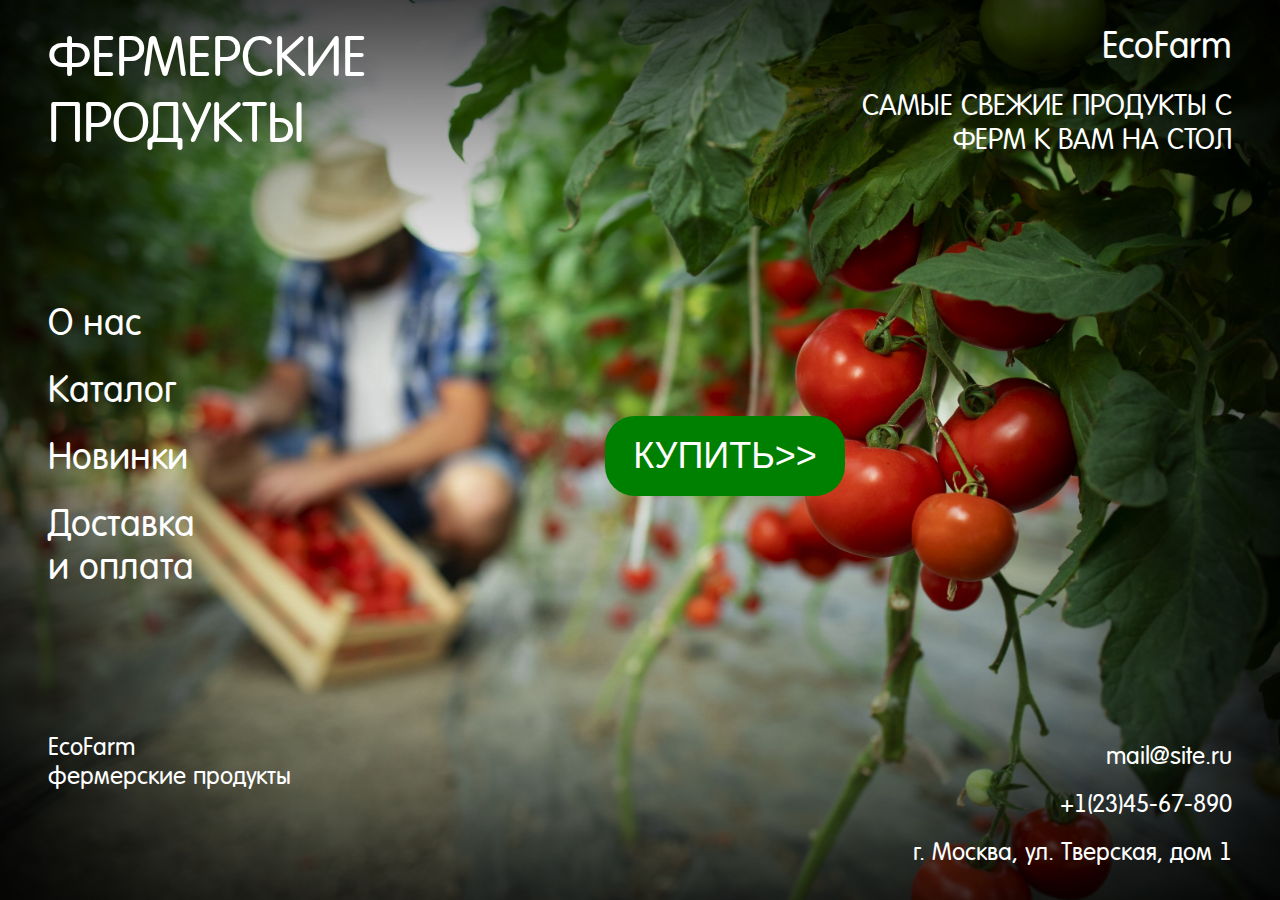
<file: index.html>
<!DOCTYPE html>
<html lang="en">

<head>
    <meta charset="UTF-8">
    <meta http-equiv="X-UA-Compatible" content="IE=edge">
    <meta name="viewport" content="width=device-width, initial-scale=1.0">
    <title>Фермерские продукты "EcoFarm"</title>
    <script src="https://yastatic.net/share2/share.js"></script>
    <link rel="stylesheet" href="./fonts.css" type="text/css">
    <link rel="stylesheet" href="./index.css" type="text/css">
    <link rel="shortcut icon" href="tomato.ico" type="image/x-icon">
</head>

<body>
    <header class="header">
        <h1 class="title">Фермерские продукты</h1>
        <div class="logo">
            <h2 class="logo-name">EcoFarm</h2>
            <h3 class="description">Самые свежие продукты с ферм к вам на стол</h3>
        </div>
    </header>
    <main>
        <nav class="links">
            <ul>
                <li><a href="./about.html">О нас</a></li>
                <li><a href="./catalog.html">Каталог</a></li>
                <li><a href="./news.html">Новинки</a></li>
                <li><a href="./delivery.html">Доставка и оплата</a></li>
            </ul>
        </nav>
        <button class="button-buy">
            <a href="./catalog.html">Купить>></a>
        </button>
    </main>
    <footer>
        <div class="footer-left">
            <div>EcoFarm</div>            
            <div>фермерские продукты</div>            
            <div class="ya-share2" data-curtain data-size="l" data-shape="round" data-color-scheme="whiteblack" data-services="vkontakte,odnoklassniki,telegram,twitter"></div>
        </div>
        <div class="footer-right">
            <div><a href="mailto:mail@site.ru">mail@site.ru</a></div>
            <div><a type="tel:+1234567890">+1(23)45-67-890</a></div>
            <div>г. Москва, ул. Тверская, дом 1</div>
        </div>
    </footer>
</body>

</html>
</file>
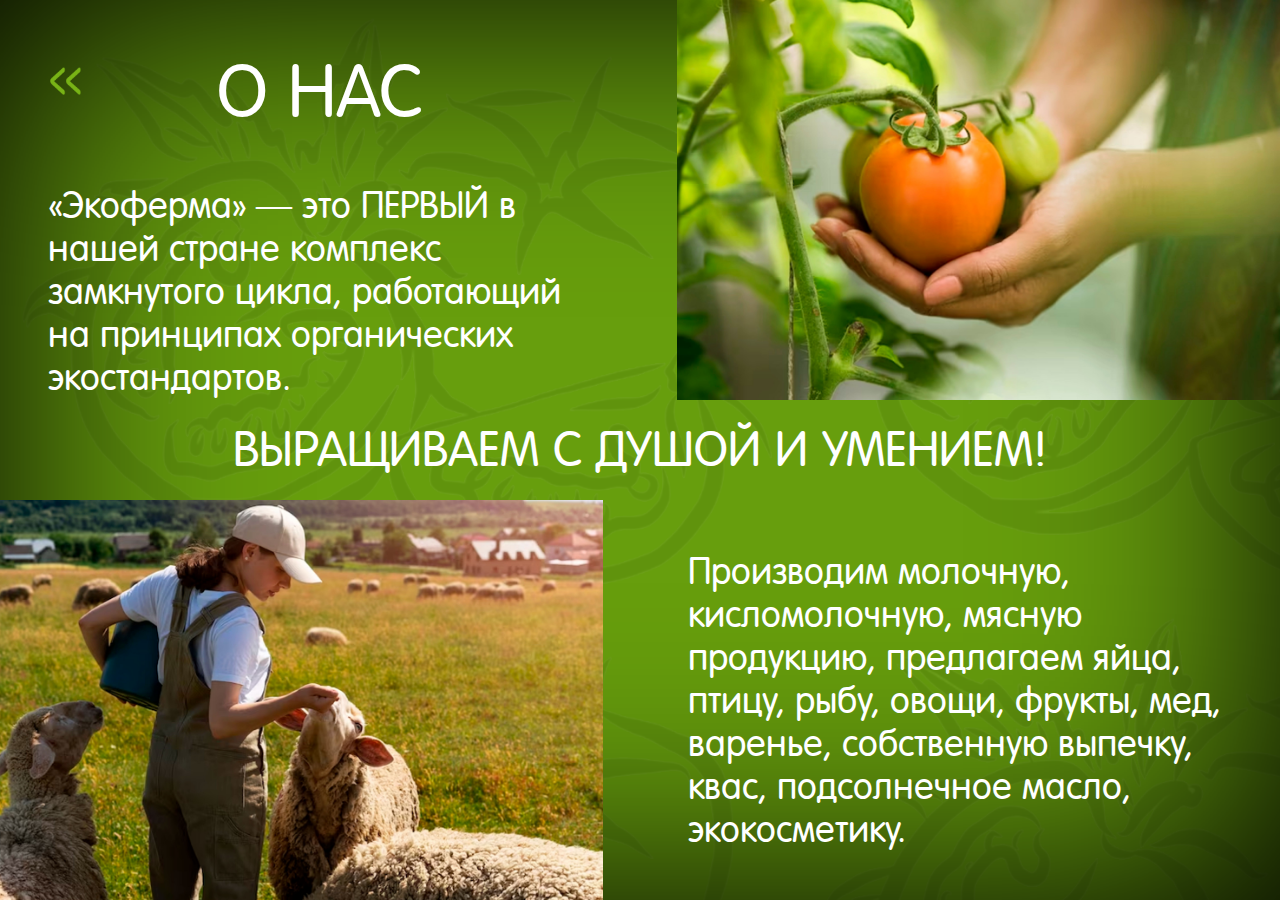
<file: about.html>
<!DOCTYPE html>
<html lang="en">
<head>
    <meta charset="UTF-8">
    <meta http-equiv="X-UA-Compatible" content="IE=edge">
    <meta name="viewport" content="width=device-width, initial-scale=1.0">
    <title>О нас - EcoFarm</title>
    <link rel="stylesheet" href="./fonts.css" type="text/css">
    <link rel="stylesheet" href="./about.css" type="text/css">
    <link rel="shortcut icon" href="tomato.ico" type="image/x-icon">
</head>
<body>
    <div class="bg-pattern">
        <a class="back-button" href="./index.html"></a>
        <div class="top-left">
            <h1>О нас</h1>
            <div class="content">«Экоферма» — это ПЕРВЫЙ в нашей стране комплекс замкнутого цикла, работающий на принципах органических экостандартов.</div>
        </div>
        <img class="about-img about-img-1" src="./pics/about-1.jpg" alt="О нас">
        <h2>Выращиваем с душой и умением!</h2>
        <div class="content">Производим молочную, кисломолочную, мясную продукцию, предлагаем яйца, птицу, рыбу, овощи, фрукты, мед, варенье, собственную выпечку, квас, подсолнечное масло, экокосметику.</div>
        <img class="about-img about-img-2" src="./pics/about-2.jpg" alt="Выращиваем с душой и умением">
    </div>
</body>
</html>
</file>
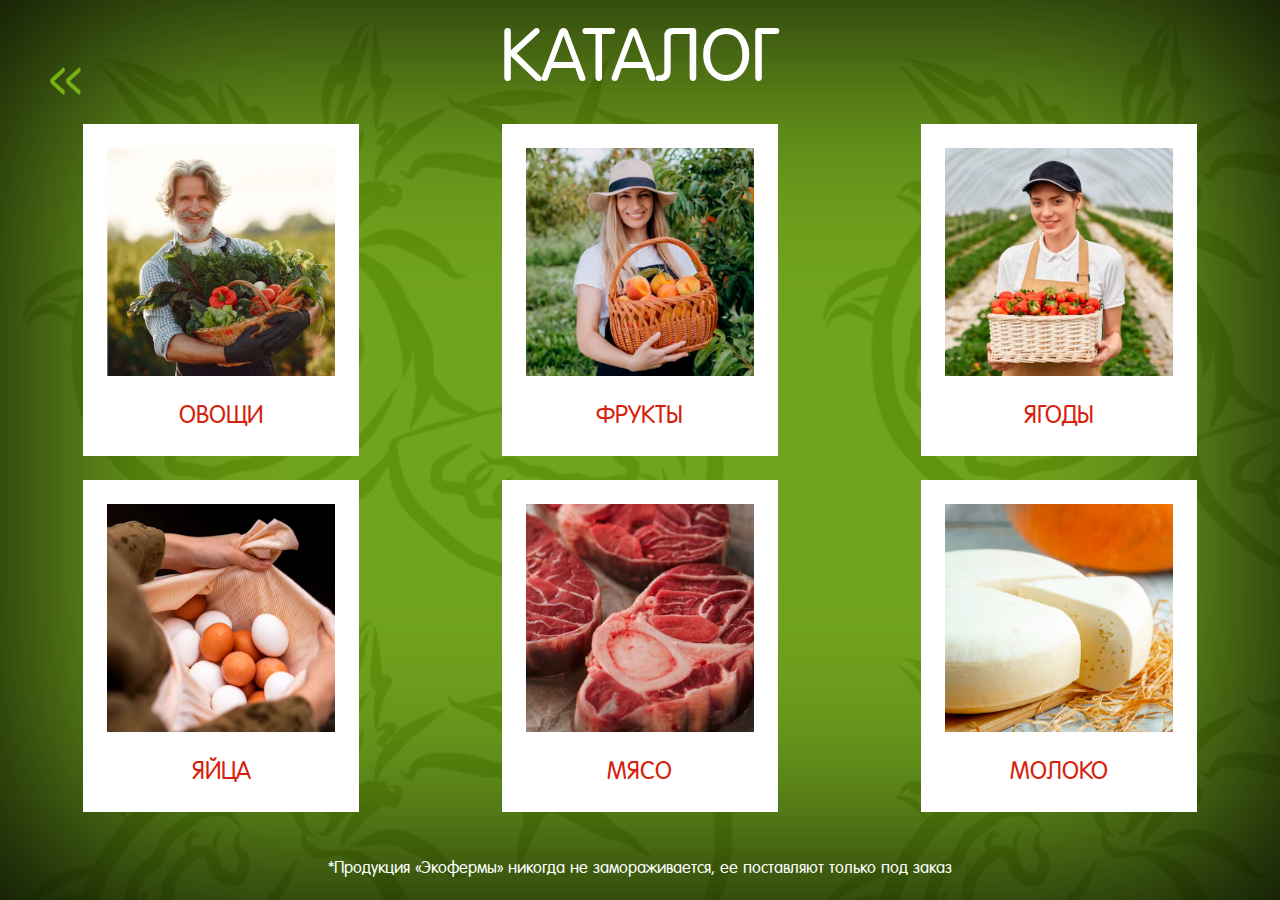
<file: catalog.html>
<!DOCTYPE html>
<html lang="en">
<head>
    <meta charset="UTF-8">
    <meta http-equiv="X-UA-Compatible" content="IE=edge">
    <meta name="viewport" content="width=device-width, initial-scale=1.0">
    <title>Каталог - EcoFarm</title>
    <link rel="stylesheet" href="./fonts.css" type="text/css">
    <link rel="stylesheet" href="./catalog.css" type="text/css">
    <link rel="shortcut icon" href="tomato.ico" type="image/x-icon">
</head>
<body>
    <div class="bg-pattern">
        <a class="back-button" href="./index.html"></a>
        <h1>Каталог</h1>
        <article>
            <figure>
                <img src="./pics/catalog-1.jpg" />
                <figcaption>Овощи</figcaption>
            </figure>
            <figure>
                <img src="./pics/catalog-2.jpg" />
                <figcaption>Фрукты</figcaption>
            </figure>
            <figure>
                <img src="./pics/catalog-3.jpg" />
                <figcaption>Ягоды</figcaption>
            </figure>
            <figure>
                <img src="./pics/catalog-4.jpg" />
                <figcaption>Яйца</figcaption>
            </figure>
            <figure>
                <img src="./pics/catalog-5.jpg" />
                <figcaption>Мясо</figcaption>
            </figure>
            <figure>
                <img src="./pics/catalog-6.jpg" />
                <figcaption>Молоко</figcaption>
            </figure>
        </article>
        <footer>*Продукция «Экофермы» никогда не замораживается, ее поставляют только под заказ</footer>
    </div>  
</body>
</html>
</file>
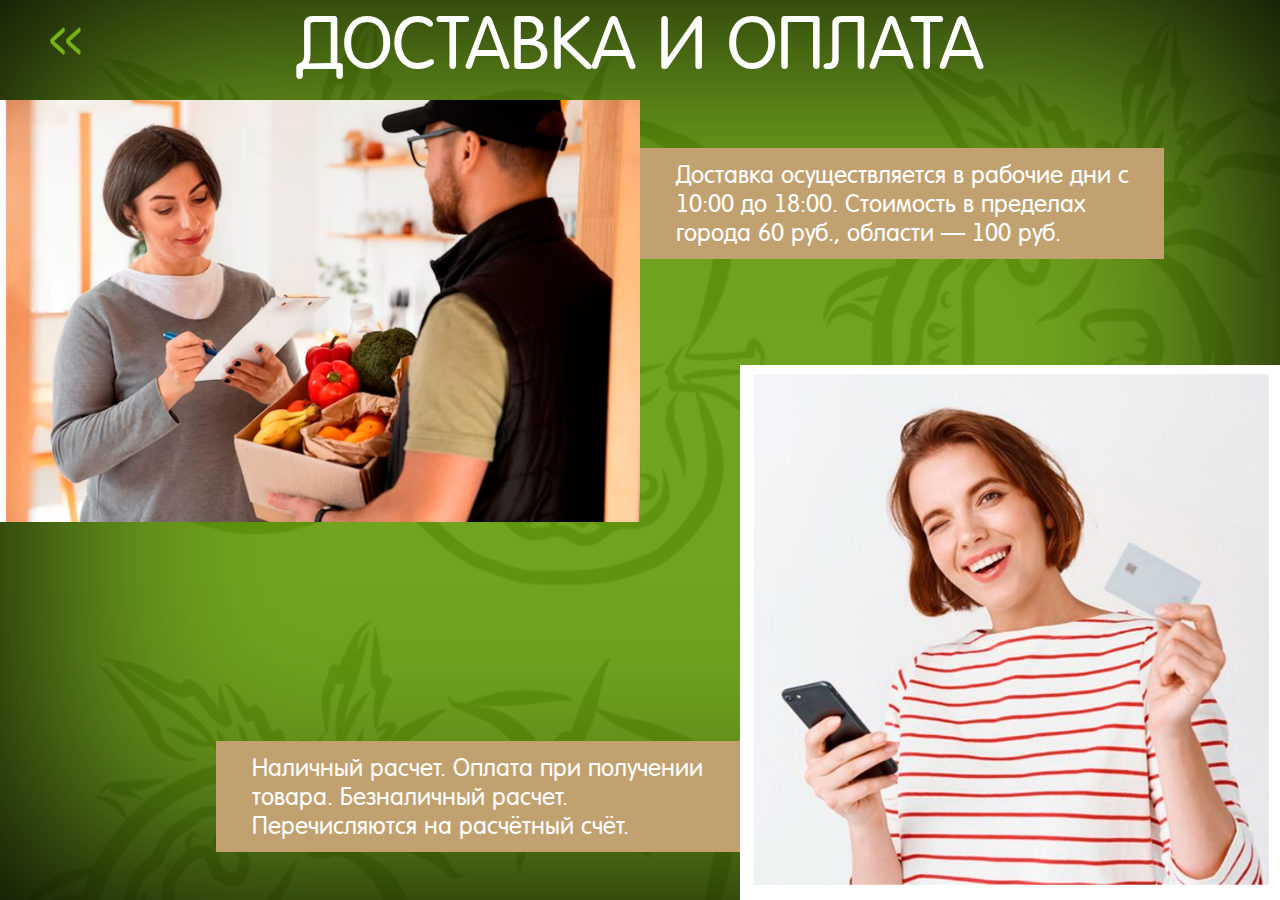
<file: delivery.html>
<!DOCTYPE html>
<html lang="en">
<head>
    <meta charset="UTF-8">
    <meta http-equiv="X-UA-Compatible" content="IE=edge">
    <meta name="viewport" content="width=device-width, initial-scale=1.0">
    <title>Доставка и оплата - EcoFarm</title>
    <link rel="stylesheet" href="./fonts.css" type="text/css">
    <link rel="stylesheet" href="./delivery.css" type="text/css">
    <link rel="shortcut icon" href="tomato.ico" type="image/x-icon">
</head>
<body>
    <div class="bg-pattern">
        <a class="back-button" href="./index.html"></a>
        <h1>Доставка и оплата</h1>  
        <section class="section-1">
            <img class="img img-1" src="./pics/delivery-1.jpg">
            <div class="content content-1">Доставка осуществляется в 
                рабочие дни с 10:00 до 18:00. 
                Стоимость в пределах города 60 руб., 
                области — 100 руб.</div>
        </section>
        <section class="section-2">
            <div class="content content-2">Наличный расчет. Оплата при 
                получении товара.
                Безналичный расчет. 
                Перечисляются на расчётный счёт.</div>
            <img class="img img-2" src="./pics/delivery-2.jpg">
        </section>
    </div>
</body>
</html>
</file>
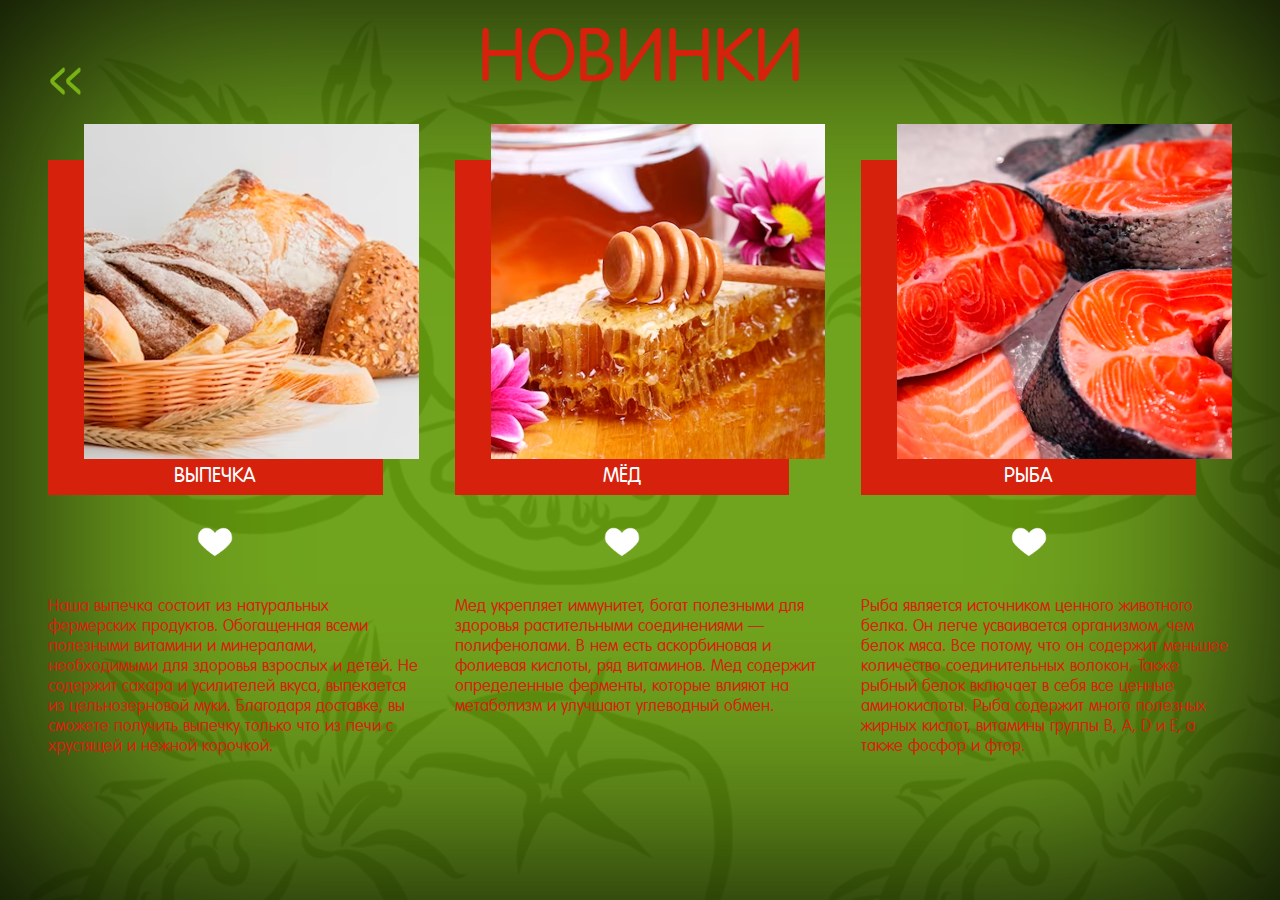
<file: news.html>
<!DOCTYPE html>
<html lang="en">
<head>
    <meta charset="UTF-8">
    <meta http-equiv="X-UA-Compatible" content="IE=edge">
    <meta name="viewport" content="width=device-width, initial-scale=1.0">
    <title>Новинки - EcoFarm</title>
    <link rel="stylesheet" href="./fonts.css" type="text/css">
    <link rel="stylesheet" href="./news.css" type="text/css">
    <link rel="shortcut icon" href="tomato.ico" type="image/x-icon">
</head>
<body>
    <div class="bg-pattern">
        <a class="back-button" href="./index.html"></a>
        <h1>Новинки</h1>
        <main>
            <article>
                <section>
                    <img class="new" src="./pics/news-1.jpg">
                    <div class="title">Выпечка</div>
                </section>
                <img class="like" src="./pics/like.png">
                <div class="description">Наша выпечка состоит из натуральных
                    фермерских продуктов. Обогащенная 
                    всеми полезными витамини и минералами,
                    необходимыми для здоровья взрослых и
                    детей. Не содержит сахара и усилителей
                    вкуса, выпекается из цельнозерновой
                    муки. Благодаря доставке, вы сможете 
                    получить выпечку только что из печи 
                    с хрустящей и нежной корочкой.   </div>
            </article>
            <article>
                <section>
                    <img class="new" src="./pics/news-2.jpg">
                    <div class="title">Мёд</div>
                </section>
                <img class="like" src="./pics/like.png">
                <div class="description">Мед укрепляет иммунитет, 
                    богат полезными для здоровья 
                    растительными соединениями
                     — полифенолами. В нем есть аскорбиновая
                    и фолиевая кислоты, ряд витаминов. 
                    Мед содержит определенные ферменты, 
                    которые влияют на метаболизм и улучшают 
                    углеводный обмен.   </div>
            </article>
            <article>
                <section>
                    <img class="new" src="./pics/news-3.jpg">
                    <div class="title">Рыба</div>
                </section>
                <img class="like" src="./pics/like.png">
                <div class="description">Рыба является источником ценного животного
                    белка. Он легче усваивается организмом, 
                    чем белок мяса. Все потому, что он содержит 
                    меньшее количество соединительных волокон.
                    Также рыбный белок включает в себя все
                     ценные аминокислоты. Рыба содержит много 
                    полезных жирных кислот, витамины 
                    группы В, А, D и Е, а также фосфор и фтор.   </div>
            </article>
        </main>
    </div>
</body>
</html>
</file>
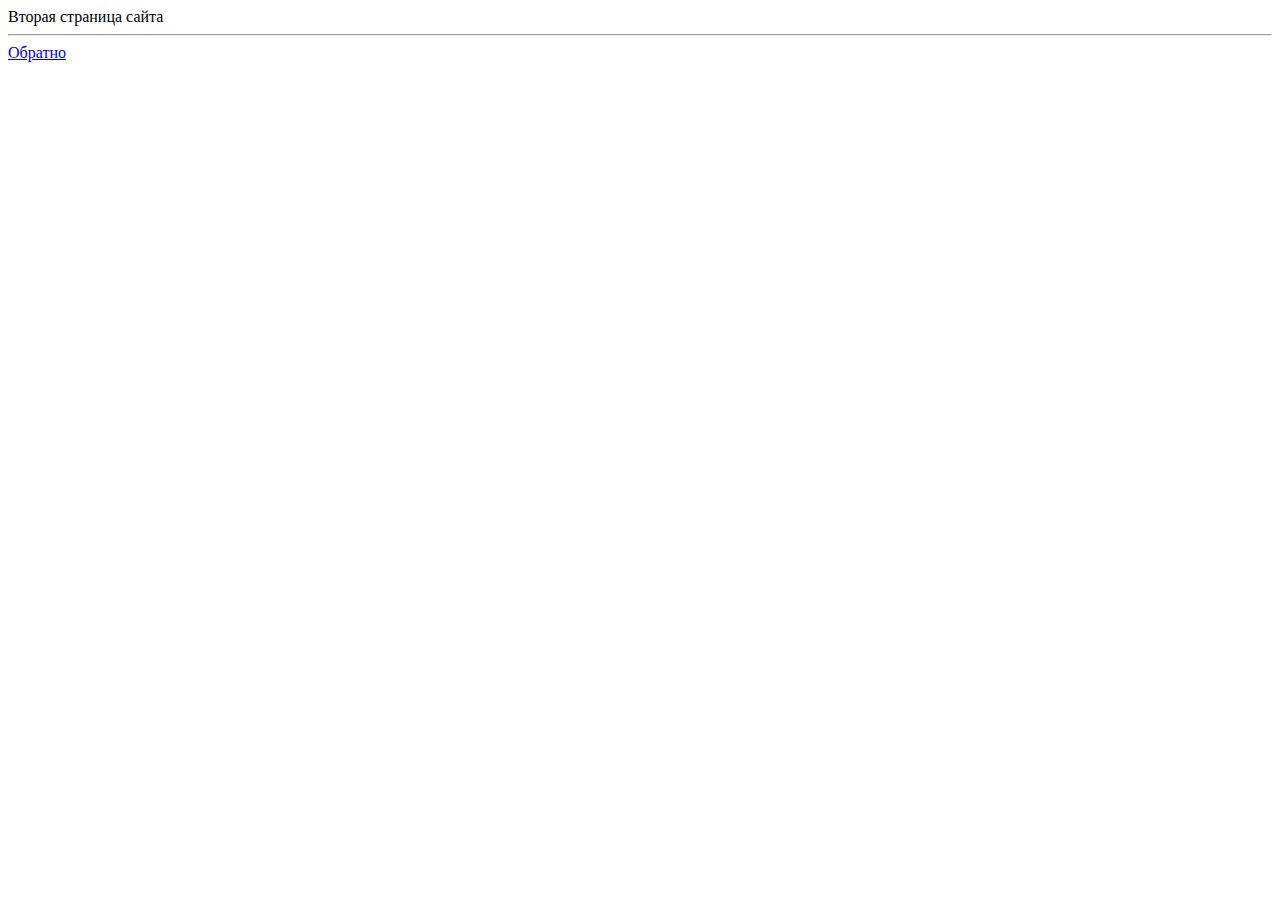
<file: second-page.html>
<!DOCTYPE html>
<html lang="en">
<head>
    <meta charset="UTF-8">
    <meta http-equiv="X-UA-Compatible" content="IE=edge">
    <meta name="viewport" content="width=device-width, initial-scale=1.0">
    <title>Document</title>
</head>
<body>
    Вторая страница сайта
    <hr />
    <a href="./index.html">Обратно</a>
</body>
</html>
</file>
<file: fonts.css>
@font-face {
    font-family: 'a_FuturaRound'; 
	src: url(./a_FuturaRound/afuturaround.ttf); 
}

@font-face {
    font-family: 'a_FuturaRound'; 
    font-weight: 500;
	src: url(./a_FuturaRound/afuturaroundbold.ttf); 
}

@font-face {
    font-family: 'a_FuturaRound';
    font-style: italic;
	src: url(./a_FuturaRound/afuturarounditalic.ttf); 
}

@font-face {
    font-family: 'a_FuturaRound';
    font-weight: 500; 
    font-style: italic;
	src: url(./a_FuturaRound/afuturaroundbolditalic.ttf); 
}

body {
    margin: 0;
    font-family: 'a_FuturaRound';
    color: white;
}

body * {
    font-weight: 100;
}

a {
    color: white;
    text-decoration: none;
}
</file>
<file: index.css>
body {
    background-image: url("./pics/organic-food-farm.jpg");
    background-size: cover;
    box-shadow: inset 0 0 350px 75px #000;
    height: 100vh;
    display: flex;
    flex-direction: column;
    color: white;
}

.header {
    display: flex;
    padding: 24px 48px;
    justify-content: space-between;
    font-weight: 100;
    color: white;
}

.title {
    margin: 0;
    width: 500px;
    font-size: 54px;
    text-transform: uppercase;
}

.logo {
    display: flex;
    flex-direction: column;
    justify-content: space-between;
    align-items: flex-end;
}

.logo-name {
    margin: 0;
    font-size: 36px;
}

.description {
    margin: 0;
    font-size: 28px;
    text-transform: uppercase;
    text-align: right;
    width: 400px;
}

main {
    margin: auto 48px;
    display: flex;
    justify-content: space-between;
    align-items: center;
}

.links ul {
    display: flex;
    flex-direction: column;
    justify-content: space-between;
    width: 170px;
    padding: 0;
}

.links li {
    display: block;
    font-size: 36px;
    margin-bottom: 24px;
}

.button-buy {
    margin: auto;
    width: 240px;
    height: 80px;
    font-size: 36px;
    color: white;
    text-transform: uppercase;
    border-radius: 30px;
    border: none;
    background: green;
}

footer {
    display: flex;
    justify-content: space-between;
    margin: 0 48px 24px;
}

.footer-left {
    display: flex;
    flex-direction: column;
    font-size: 24px;
    color: white;
}

.footer-left > div:last-child {
    margin-top: 36px;
}

.footer-right {
    display: flex;
    flex-direction: column;
    justify-content: flex-end;
    font-size: 24px;
    line-height: 2;
    text-align: right;
}
</file>
<file: about.css>
body {
    background-color: #689E0E;
    background-image: url('./pics/bg-pattern.png'); 
    height: 100vh;
    --center-row-height: 100px;
}

.bg-pattern {
    background-color: #679e0eee;
    width: 100%;
    height: 100%;    
    display: grid;
    box-shadow: inset 0 0 350px 10px #000;
    grid-template-rows: 1fr var(--center-row-height) 1fr;
    grid-template-columns: 1fr 1fr;
}

.back-button {
    background-image: url('./pics/back-button.png');
    background-size: 100%;
    width: 36px;
    top: 64px;
    left: 48px;
    position: absolute;
}

.back-button::before {
    content: '';
    display: block;
    padding-bottom: 100%;
}

.about-img {
    max-width: 100%;
    max-height: calc(50vh - var(--center-row-height) / 2);
}

h1 {
    font-size: 72px;
    text-align: center;
    text-transform: uppercase;
}

h2 {
    font-size: 48px;
    text-transform: uppercase;
    grid-row: 2 / 3;
    grid-column: 1 / 3;
    justify-self: center;
    align-self: center;
}

.about-img-1 {
    justify-self: end;
}

.about-img-2 {
    grid-row: 3 / 4;
    grid-column: 1 / 2;
}

.content {
    font-size: 36px;
    padding: 0 48px;
    align-self: center;
}
</file>
<file: catalog.css>
body {
    background-image: url('./pics/bg-pattern.png'); 
    height: 100vh;
}

.bg-pattern {
    background-color: #679e0eee;
    width: 100%;
    height: 100%;    
    box-shadow: inset 0 0 350px 10px #000;
}

.back-button {
    background-image: url('./pics/back-button.png');
    background-size: 100%;
    width: 36px;
    top: 64px;
    left: 48px;
    position: absolute;
}

.back-button::before {
    content: '';
    display: block;
    padding-bottom: 100%;
}

h1 {
    font-size: 72px;
    text-align: center;
    text-transform: uppercase;
    margin: 0;
    padding-top: 12px;
}

article {
    display: grid;
    grid-template-columns: 1fr 1fr 1fr;
    grid-template-rows: 1fr 1fr;
    margin: 24px;
    max-height: calc(100vh - 100px - 64px - 48px);
    gap: 24px;
}

figure {
    background-color: white;
    display: flex;
    flex-direction: column;
    align-items: center;
    padding: 24px;
    box-sizing: border-box;
    margin: 0;
    justify-self: center;
}

figcaption {
    color: #D6220D;
    text-transform: uppercase;
    font-size: 24px;
    margin: 24px 0 0;
    height: 32px;
}

img {
    max-width: calc((100vh - 100px - 64px - 48px - 24px - 48px) / 2 - 48px - 32px)
}

footer {
    height: 64px;
    text-align: center;
    display: flex;
    align-items: center;
    justify-content: center;
}
</file>
<file: delivery.css>
body {
    background-image: url('./pics/bg-pattern.png'); 
    height: 100vh;
    --row-height: 100px;
}

.bg-pattern {
    background-color: #679e0eee;
    width: 100%;
    height: 100%;    
    display: grid;
    box-shadow: inset 0 0 350px 10px #000;
    grid-template-rows: var(--row-height) 1fr 1fr 1fr;
    grid-template-columns: 1fr 1fr;
}

.back-button {
    background-image: url('./pics/back-button.png');
    background-size: 100%;
    width: 36px;
    top: 24px;
    left: 48px;
    position: absolute;
}

.back-button::before {
    content: '';
    display: block;
    padding-bottom: 100%;
}

h1 {
    grid-column: 1 / 3;
    font-size: 72px;
    text-align: center;
    text-transform: uppercase;
    margin: 0;
}

.img {
    max-width: calc(100% / 2);
    max-height: calc(65vh - var(--row-height) / 2);
}

.content {
    background-color: #C2A170;
    padding: 12px 8px 12px 36px;
    font-size: 24px;
    max-width: 480px;
}

.section-1 {
    grid-row: 2 / 4;
    grid-column: 1 / 3;
    display: flex;
    align-items: flex-start;
}

.content-1 {
    margin-top: 48px;
}

.section-2 {
    grid-row: 3 / 5;
    grid-column: 1 / 3;
    align-self: flex-end;
    display: flex;
    align-items: flex-end;
    justify-content: flex-end;
}

.content-2 {
    margin-bottom: 48px;
}
</file>
<file: news.css>
body {
    background-image: url('./pics/bg-pattern.png'); 
    height: 100vh;
    --shadow-size: 36px
}

.bg-pattern {
    background-color: #679e0eee;
    width: 100%;
    height: 100%;    
    box-shadow: inset 0 0 350px 10px #000;
}

.back-button {
    background-image: url('./pics/back-button.png');
    background-size: 100%;
    width: 36px;
    top: 64px;
    left: 48px;
    position: absolute;
}

.back-button::before {
    content: '';
    display: block;
    padding-bottom: 100%;
}

h1 {
    font-size: 72px;
    text-align: center;
    text-transform: uppercase;
    margin: 0;
    padding-top: 12px;
    color: #D6220D;
}

main {
    margin: 24px 48px 24px calc(var(--shadow-size) + 48px);
    display: grid;
    grid-template-columns: 1fr 1fr 1fr;
    gap: 72px;
}

article {
    display: flex;
    flex-direction: column;
    align-items: center;
}

.new {
    max-width: 100%;
    box-shadow: calc(var(--shadow-size) * -1) var(--shadow-size) #D6220D;
}

.title {
    font-size: 20px;
    text-transform: uppercase;
    text-align: center;
    margin-left: calc(var(--shadow-size) * -2);
}

.like {
    width: 36px;
    margin: 36px 0 36px calc(var(--shadow-size) * -2);
}

.description {
    color: #D6220D;
    margin-left: calc(var(--shadow-size) * -1);
}
</file>
